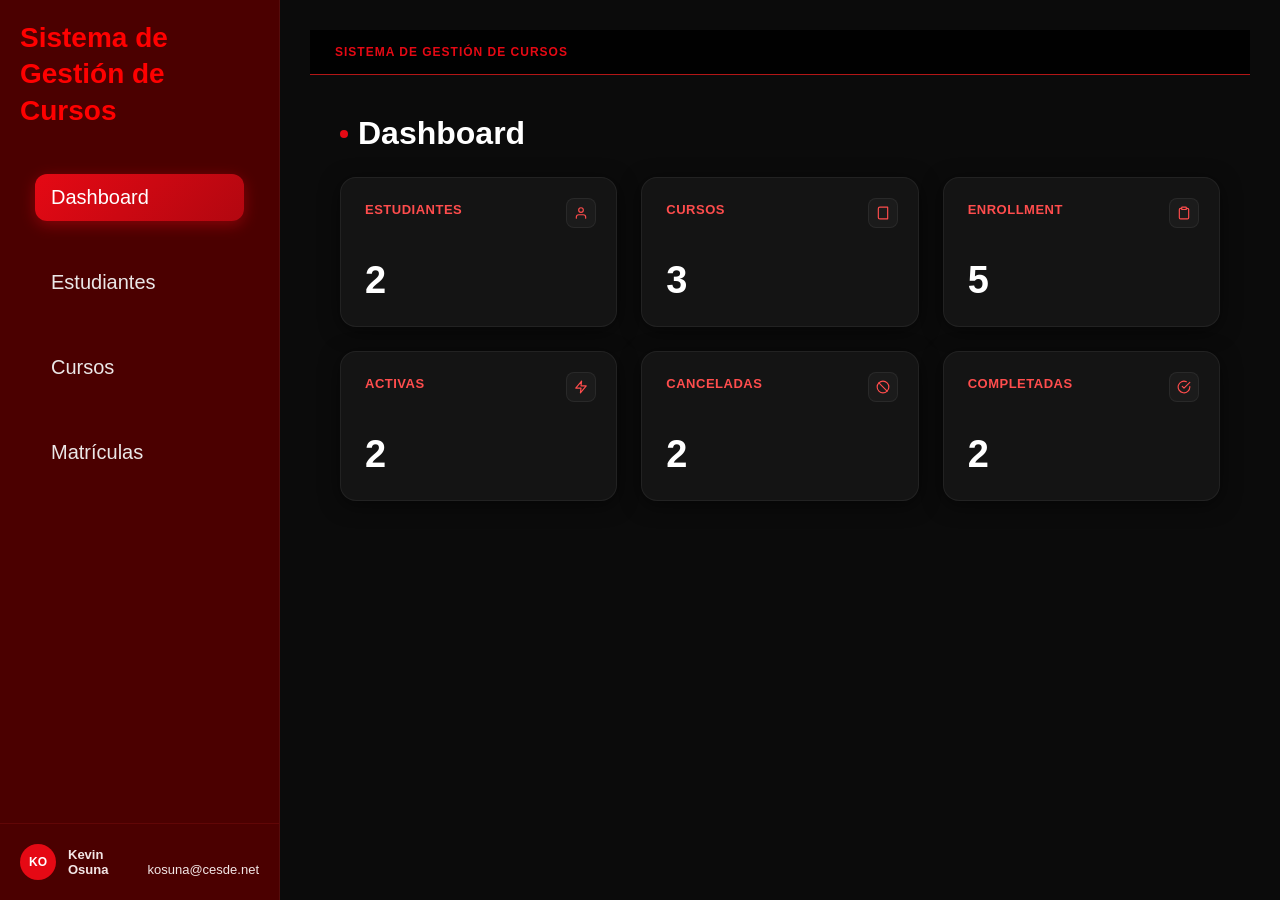
<file: index.html>
<!DOCTYPE html>
<html lang="es">
<head>
    <meta charset="UTF-8">
    <meta name="viewport" content="width=device-width, initial-scale=1.0">
    <link rel="stylesheet" href="css/style.css">
    <title>Document</title>
</head>
<body>

<!-- MENU LATERAL -->
<div class="sidebar">

    <h1>
        Sistema de<br>
        Gestión de Cursos
    </h1>

    <nav class="dashboard-nav">
                <ul class="dashboard-menu">
                    <li><a href="dashboard.html" class="activo">Dashboard</a></li>

                    <li><a href="estudiantes.html">Estudiantes</a></li>

                    <li><a href="curso.html">Cursos</a></li>

                    <li><a href="matriculas.html">Matrículas</a></li>
                </ul>
            </nav>

    <div class="usuario">
        <strong>Kevin Osuna</strong><br>
        kosuna@cesde.net
    </div>

</div>

<!-- CONTENIDO -->
<div class="main">

    <div class="header">
        <h4>Sistema de Gestión de Cursos</h4>
    </div>

    <div class="contenido">

        <div class="cabecera">
            <div>
                <h1>Dashboard</h1>
               
            </div>

        </div>


           <cards class="dashboard-cards">
        <card
        class="card Estudiantes">
        <h2>Estudiantes</h2>
        <div class="numeros">2</div>
      </card>


       <card class="card Cursos">
        <h2>Cursos</h2>
        <div class="numeros">3</div>
      </card>

       <card class="card Enrollment">
        <h2>Enrollment</h2>
        <div class="numeros">5</div>
      </card>

        <card class="card Activas">
        <h2>Activas</h2>
        <div class="numeros">2</div>
      </card>

       <card class="card Canceladas">
        <h2>Canceladas</h2>
        <div class="numeros">2</div>
      </card>

       <card class="card Completadas">
        <h2>Completadas</h2>
        <div class="numeros">2</div>
      </card>
      </cards>
        </div>

    </div>
</body>
</file>
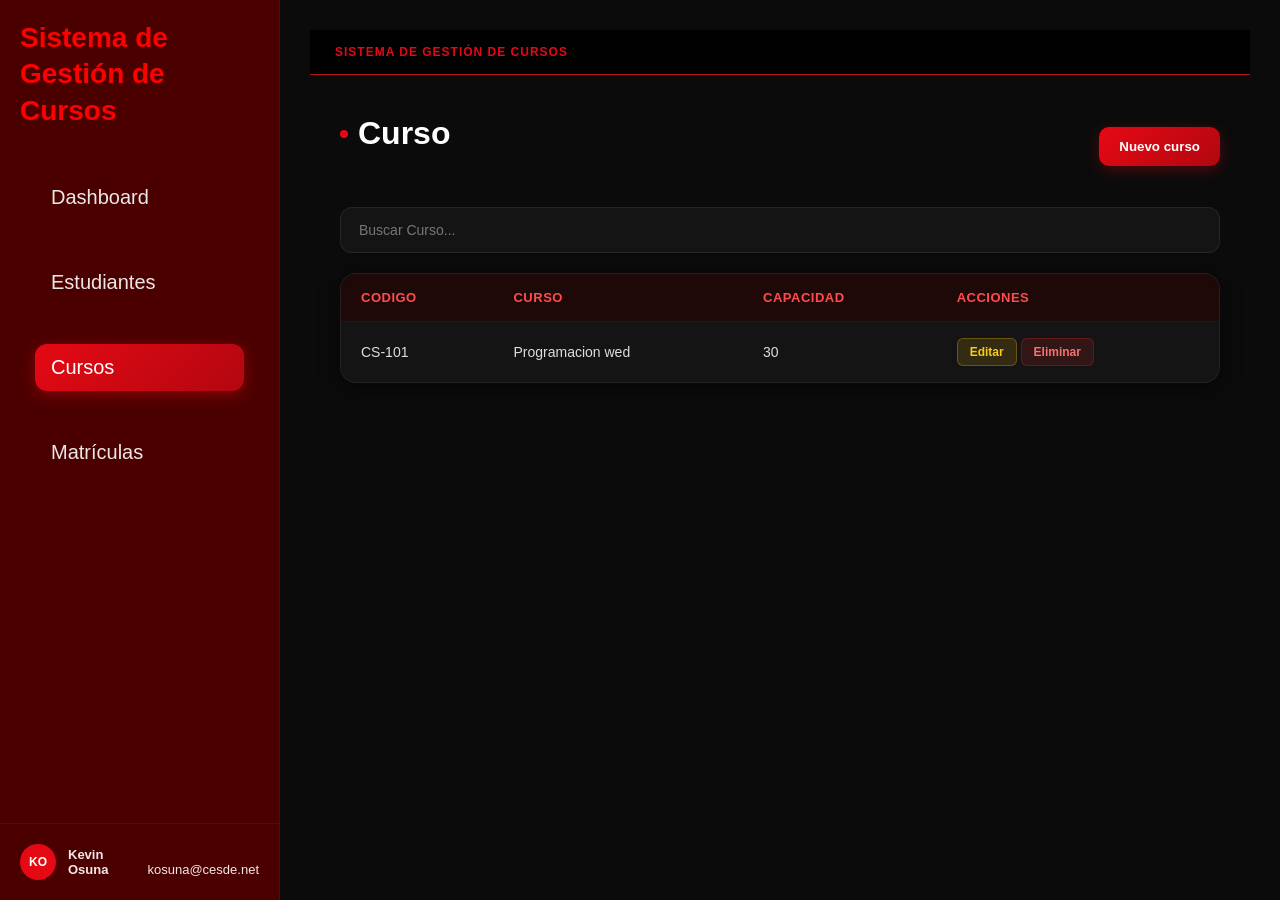
<file: curso.html>
<!DOCTYPE html>
<html lang="es">
<head>
<meta charset="UTF-8">
<meta name="viewport" content="width=device-width, initial-scale=1.0">
<link rel="stylesheet" href="css/style.css">
<title>Sistema de Gestión de Cursos</title>



<style>

</style>

</head>
<body>

<div class="sidebar">

    <h1>
        Sistema de<br>
        Gestión de Cursos
    </h1>

    <nav class="dashboard-nav">
                <ul class="dashboard-menu">
                    <li><a href="index.html" >Dashboard</a></li>

                    <li><a href="estudiantes.html">Estudiantes</a></li>

                    <li><a href="curso.html" class="activo">Cursos</a></li>

                    <li><a href="matriculas.html">Matrículas</a></li>
                </ul>
            </nav>

    <div class="usuario">
        <strong>Kevin Osuna</strong><br>
        kosuna@cesde.net
    </div>

</div>

<div class="main">

    <div class="header">
        <h4>Sistema de Gestión de Cursos</h4>
    </div>

    <div class="contenido">

        <div class="cabecera">
            <div>
                <h1>Curso</h1>
               
            </div>

            <button class="btn-nuevo">
                Nuevo curso
            </button>
        </div>

        <div class="buscador">
            <input type="text" placeholder="Buscar Curso...">
        </div>
<div class="tabla">
            <table>
                <thead>
                    <tr>
                        <th>Codigo</th>
                        <th>curso</th>
                        
                        <th>Capacidad</th>
                        <th>Acciones</th>
                    </tr>
                </thead>

                <tbody>
                    <tr>
                        <td>CS-101</td>
                        <td>Programacion wed</td>
                       
                        <td>30</td>
                        <td>
                            <button class="btn-editar">Editar</button>
                            <button class="btn-eliminar">Eliminar</button>
                        </td>
                    </tr>
                </tbody>

            </table>
        </div>
    
    </div>
  </div>
</div>
</body>
</file>
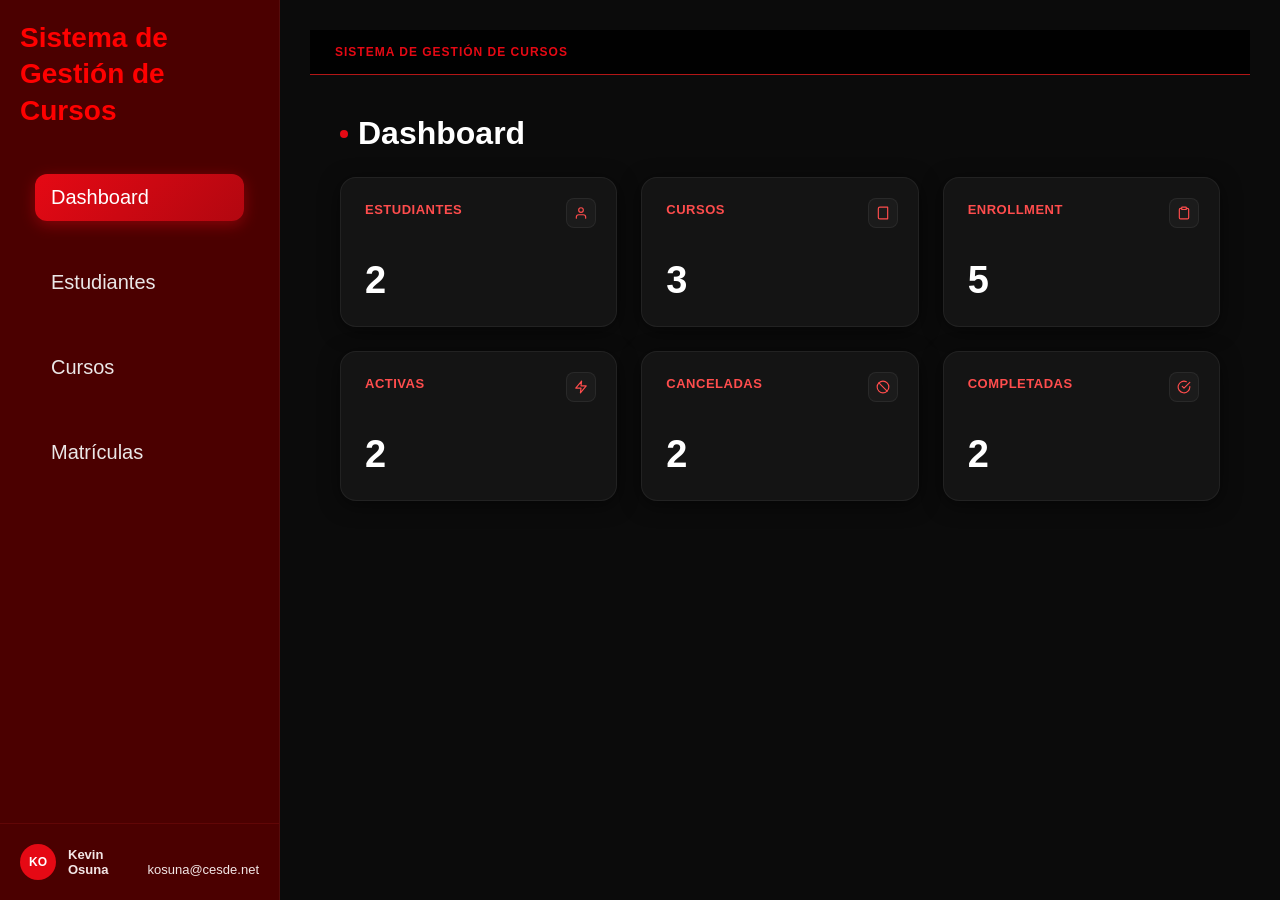
<file: dashboard.html>
<!DOCTYPE html>
<html lang="es">
<head>
    <meta charset="UTF-8">
    <meta name="viewport" content="width=device-width, initial-scale=1.0">
    <link rel="stylesheet" href="css/style.css">
    <title>Document</title>
</head>
<body>

<!-- MENU LATERAL -->
<div class="sidebar">

    <h1>
        Sistema de<br>
        Gestión de Cursos
    </h1>

    <nav class="dashboard-nav">
                <ul class="dashboard-menu">
                    <li><a href="dashboard.html" class="activo">Dashboard</a></li>

                    <li><a href="estudiantes.html">Estudiantes</a></li>

                    <li><a href="curso.html">Cursos</a></li>

                    <li><a href="Matriculas.html">Matrículas</a></li>
                </ul>
            </nav>

    <div class="usuario">
        <strong>Kevin Osuna</strong><br>
        kosuna@cesde.net
    </div>

</div>

<!-- CONTENIDO -->
<div class="main">

    <div class="header">
        <h4>Sistema de Gestión de Cursos</h4>
    </div>

    <div class="contenido">

        <div class="cabecera">
            <div>
                <h1>Dashboard</h1>
               
            </div>

        </div>


           <cards class="dashboard-cards">
        <card
        class="card Estudiantes">
        <h2>Estudiantes</h2>
        <div class="numeros">2</div>
      </card>


       <card class="card Cursos">
        <h2>Cursos</h2>
        <div class="numeros">3</div>
      </card>

       <card class="card Enrollment">
        <h2>Enrollment</h2>
        <div class="numeros">5</div>
      </card>

        <card class="card Activas">
        <h2>Activas</h2>
        <div class="numeros">2</div>
      </card>

       <card class="card Canceladas">
        <h2>Canceladas</h2>
        <div class="numeros">2</div>
      </card>

       <card class="card Completadas">
        <h2>Completadas</h2>
        <div class="numeros">2</div>
      </card>
      </cards>
        </div>

    </div>
</body>
</file>
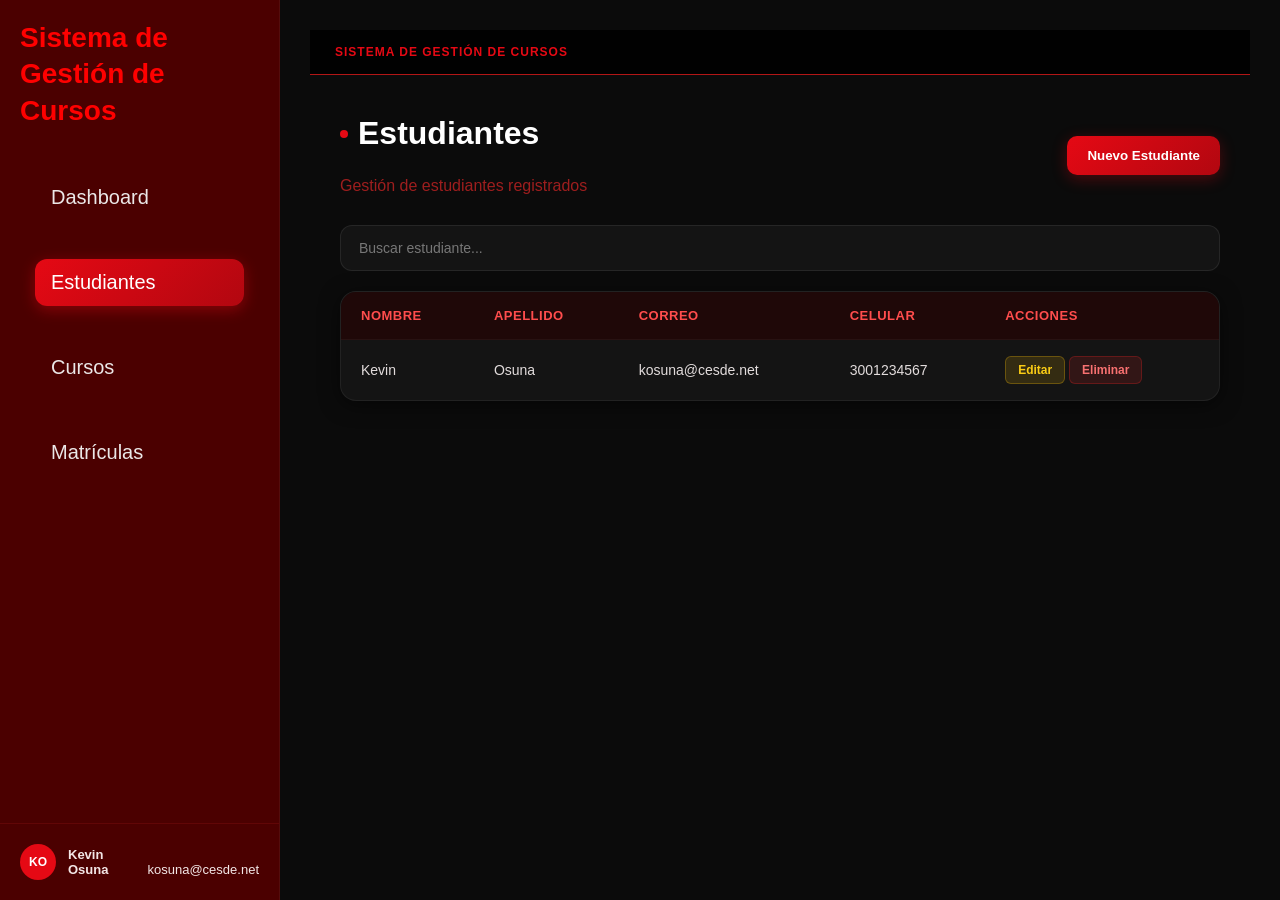
<file: Estudiantes.html>
<!DOCTYPE html>
<html lang="es">
<head>
<meta charset="UTF-8">
<meta name="viewport" content="width=device-width, initial-scale=1.0">
<link rel="stylesheet" href="css/style.css">
<title>Sistema de Gestión de Cursos - Estudiantes</title>
</head>
<body>

<!-- MENU LATERAL -->
<div class="sidebar">

    <h1>
        Sistema de<br>
        Gestión de Cursos
    </h1>

    <nav class="dashboard-nav">
        <ul class="dashboard-menu">
            <li><a href="index.html">Dashboard</a></li>

            <li><a href="estudiantes.html" class="activo">Estudiantes</a></li>

            <li><a href="curso.html">Cursos</a></li>
            
            <li><a href="matriculas.html">Matrículas</a></li>

        </ul>
    </nav>

    <div class="usuario">
        <strong>Kevin Osuna</strong><br>
        kosuna@cesde.net
    </div>

</div>

<!-- CONTENIDO -->
<div class="main">

    <div class="header">
        <h4>Sistema de Gestión de Cursos</h4>
    </div>

    <div class="contenido">

        <div class="cabecera">
            <div>
                <h1>Estudiantes</h1>
                <p>Gestión de estudiantes registrados</p>
            </div>

            <button class="btn-nuevo">
                Nuevo Estudiante
            </button>
        </div>

        <div class="buscador">
            <input type="text" placeholder="Buscar estudiante...">
        </div>

        <div class="tabla">
            <table>
                <thead>
                    <tr>
                        <th>Nombre</th>
                        <th>Apellido</th>
                        <th>Correo</th>
                        <th>Celular</th>
                        <th>Acciones</th>
                    </tr>
                </thead>

                <tbody>
                    <tr>
                        <td>Kevin</td>
                        <td>Osuna</td>
                        <td>kosuna@cesde.net</td>
                        <td>3001234567</td>
                        <td>
                            <button class="btn-editar">Editar</button>
                            <button class="btn-eliminar">Eliminar</button>
                        </td>
                    </tr>
                </tbody>
            </table>
        </div>

    </div>

</div>
</body>
</html>
</file>
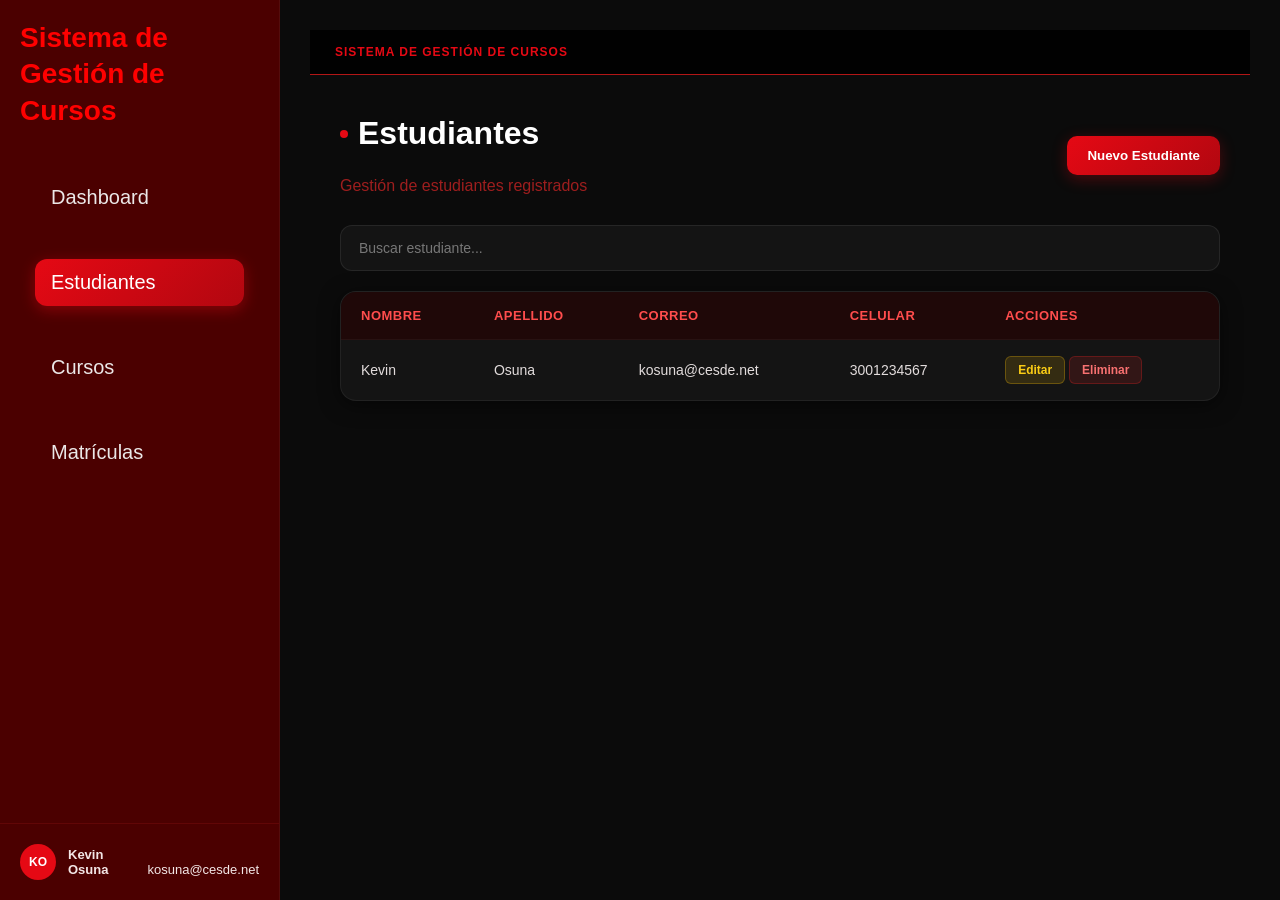
<file: estudiantes.html>
<!DOCTYPE html>
<html lang="es">
<head>
<meta charset="UTF-8">
<meta name="viewport" content="width=device-width, initial-scale=1.0">
<link rel="stylesheet" href="css/style.css">
<title>Sistema de Gestión de Cursos - Estudiantes</title>
</head>
<body>

<!-- MENU LATERAL -->
<div class="sidebar">

    <h1>
        Sistema de<br>
        Gestión de Cursos
    </h1>

    <nav class="dashboard-nav">
        <ul class="dashboard-menu">
            <li><a href="index.html">Dashboard</a></li>

            <li><a href="estudiantes.html" class="activo">Estudiantes</a></li>

            <li><a href="curso.html">Cursos</a></li>
            
            <li><a href="matriculas.html">Matrículas</a></li>

        </ul>
    </nav>

    <div class="usuario">
        <strong>Kevin Osuna</strong><br>
        kosuna@cesde.net
    </div>

</div>

<!-- CONTENIDO -->
<div class="main">

    <div class="header">
        <h4>Sistema de Gestión de Cursos</h4>
    </div>

    <div class="contenido">

        <div class="cabecera">
            <div>
                <h1>Estudiantes</h1>
                <p>Gestión de estudiantes registrados</p>
            </div>

            <button class="btn-nuevo">
                Nuevo Estudiante
            </button>
        </div>

        <div class="buscador">
            <input type="text" placeholder="Buscar estudiante...">
        </div>

        <div class="tabla">
            <table>
                <thead>
                    <tr>
                        <th>Nombre</th>
                        <th>Apellido</th>
                        <th>Correo</th>
                        <th>Celular</th>
                        <th>Acciones</th>
                    </tr>
                </thead>

                <tbody>
                    <tr>
                        <td>Kevin</td>
                        <td>Osuna</td>
                        <td>kosuna@cesde.net</td>
                        <td>3001234567</td>
                        <td>
                            <button class="btn-editar">Editar</button>
                            <button class="btn-eliminar">Eliminar</button>
                        </td>
                    </tr>
                </tbody>
            </table>
        </div>

    </div>

</div>
</body>
</html>
</file>
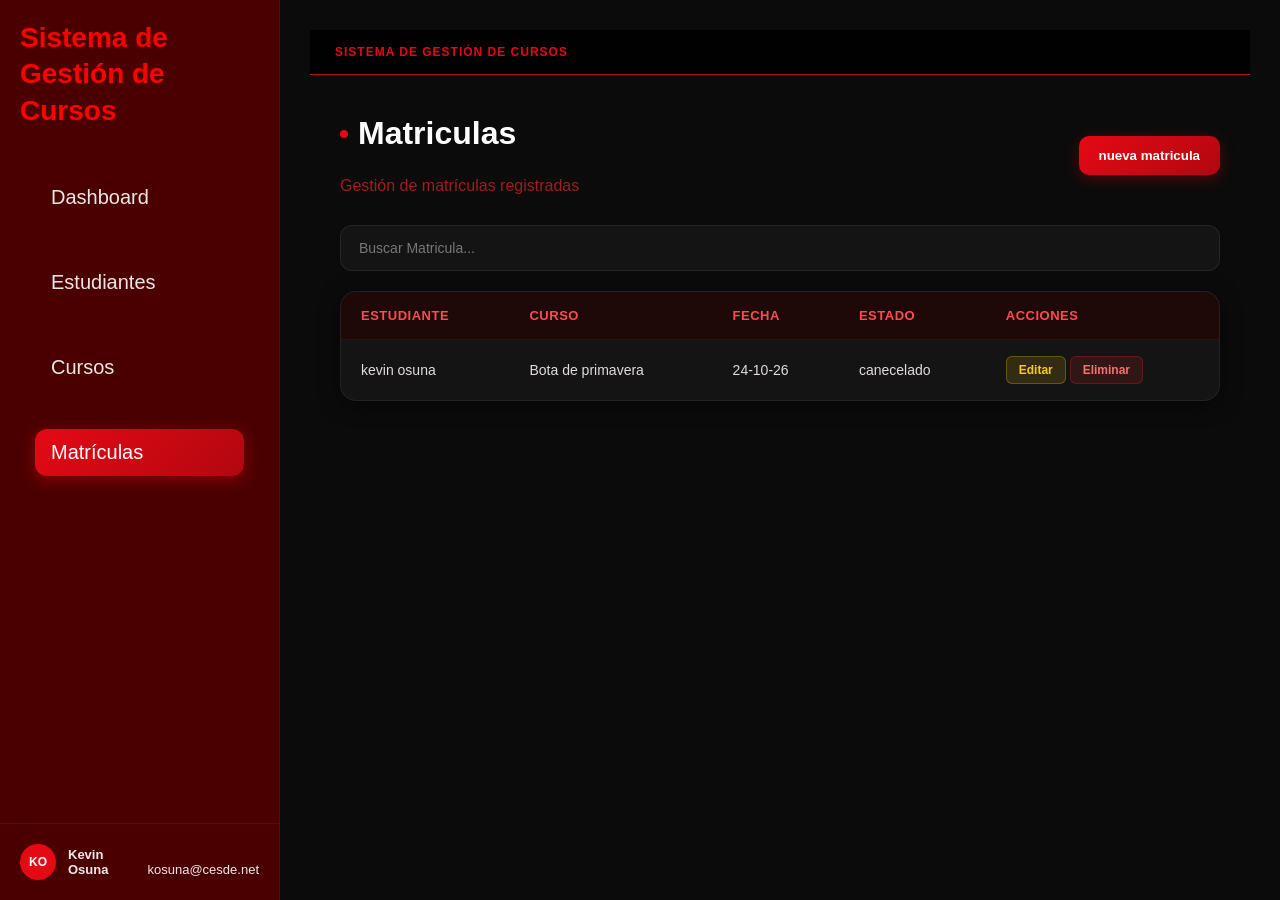
<file: matriculas.html>
<!DOCTYPE html>
<html lang="es">
<head>
<meta charset="UTF-8">
<meta name="viewport" content="width=device-width, initial-scale=1.0">
<link rel="stylesheet" href="css/style.css">
<title>Sistema de Gestión de Cursos</title>



<style>

</style>

</head>
<body>

<!-- MENU LATERAL -->
<div class="sidebar">

    <h1>
        Sistema de<br>
        Gestión de Cursos
    </h1>

    <nav class="dashboard-nav">
                <ul class="dashboard-menu">
                    <li><a href="index.html" >Dashboard</a></li>

                    <li><a href="estudiantes.html">Estudiantes</a></li>

                    <li><a href="curso.html">Cursos</a></li>

                    <li><a href="matriculas.html" class="activo">Matrículas</a></li>
                </ul>
            </nav>

    <div class="usuario">
        <strong>Kevin Osuna</strong><br>
        kosuna@cesde.net
    </div>

</div>

<!-- CONTENIDO -->
<div class="main">

    <div class="header">
        <h4>Sistema de Gestión de Cursos</h4>
    </div>

    <div class="contenido">

        <div class="cabecera">
            <div>
                <h1>Matriculas</h1>
                <p>Gestión de matrículas registradas</p>
                
            </div>

            <button class="btn-nuevo">
               nueva matricula
            </button>
        </div>

        <div class="buscador">
            <input type="text" placeholder="Buscar Matricula...">
        </div>

        <div class="tabla">
            <table>
                <thead>
                    <tr>
                        <th>estudiante</th>
                        <th>curso</th>
                        <th>fecha</th>
                        <th>estado</th>
                        <th>Acciones</th>
                    </tr>
                </thead>

                <tbody>
                    <tr>
                        <td>kevin osuna</td>
                        <td>Bota de primavera</td>
                        <td>24-10-26</td>
                        <td>canecelado</td>
                        <td>
                            <button class="btn-editar">Editar</button>
                            <button class="btn-eliminar">Eliminar</button>
                        </td>
                    </tr>
                </tbody>

            </table>
        </div>

    </div>

</div>
</body>
</file>
<file: css/style.css>
* {
    box-sizing: border-box;
    margin: 0;
    padding: 0;
}

body {
    display: flex;
    background-color: #0b0b0b;
    font-family: Arial, sans-serif;
    color: #e2dcdc;
    min-height: 100vh;
}

/* --- MENÚ LATERAL --- */
.sidebar {
    width: 20%;
    background-color: #0b0b0b;
    height: 100vh;
    display: flex;
    flex-direction: column;
    position: sticky;
    top: 0;
    border-right: 1px solid rgba(255, 255, 255, 0.05);
}

.sidebar h1 {
    color: #ff3333;
    font-size: 18px;
    padding: 25px 20px 15px 20px;
    line-height: 1.3;
}

.dashboard-nav {
    padding: 10px 15px;
}

.dashboard-nav ul {
    display: flex;
    flex-direction: column;
    gap: 8px;
    list-style: none;
}

.dashboard-nav a {
    text-decoration: none;
    color: #a0a0a0;
    display: block;
    padding: 12px 16px;
    border-radius: 12px;
    font-size: 15px;
    transition: all 0.2s ease;
}

/* Estilo para el enlace activo (como Dashboard en la foto) */
.dashboard-nav a.activo,
.dashboard-nav a:hover {
    background: linear-gradient(135deg, #e50914 0%, #b20710 100%);
    color: #ffffff;
    box-shadow: 0 4px 15px rgba(229, 9, 20, 0.4);
}

.usuario {
    color: rgb(243, 230, 230);
    margin-top: auto;
    padding: 20px;
    font-size: 13px;
    display: flex;
    align-items: center;
    gap: 12px;
    border-top: 1px solid rgba(255, 255, 255, 0.05);
}

/* Simulamos el avatar circular con las iniciales KO que aparece en la foto */
.usuario::before {
    content: "KO";
    background-color: #e50914;
    color: white;
    font-weight: bold;
    font-size: 12px;
    width: 36px;
    height: 36px;
    border-radius: 50%;
    display: flex;
    align-items: center;
    justify-content: center;
    flex-shrink: 0;
}

/* --- CONTENIDO PRINCIPAL --- */
.main {
    display: flex;
    flex-direction: column;
    min-height: 100vh;
    padding: 30px;
    flex: 1;
    background: #0b0b0b;
}

.header {
    margin-bottom: 10px;
}

.header h4 {
    color: #e50914;
    font-size: 12px;
    font-weight: 600;
    text-transform: uppercase;
    letter-spacing: 1px;
}

.contenido h1 {
    margin-bottom: 25px;
    color: #ffffff;
    font-size: 24px;
    display: flex;
    align-items: center;
    gap: 10px;
}

/* Punto rojo decorativo antes de la palabra Dashboard */
.contenido h1::before {
    content: "";
    width: 8px;
    height: 8px;
    background-color: #e50914;
    border-radius: 50%;
    display: inline-block;
}

/* --- GRID DE TARJETAS --- */
cards.dashboard-cards {
    display: grid;
    grid-template-columns: repeat(3, 1fr);
    gap: 24px;
    width: 100%;
}

/* --- TARJETAS (Diseño oscuro elegante con borde sutil) --- */
card.card {
    display: flex;
    flex-direction: column;
    justify-content: space-between;
    background-color: #141414; /* Fondo negro carbón como en la referencia */
    border: 1px solid rgba(255, 255, 255, 0.06); /* Borde sutil */
    padding: 24px;
    min-height: 150px;
    border-radius: 16px;
    position: relative;
    transition: all 0.3s ease;
    cursor: pointer;
    box-shadow: 0 4px 20px rgba(0, 0, 0, 0.5);
}

/* Efecto Hover: se eleva y resalta ligeramente el borde rojo */
card.card:hover {
    transform: translateY(-5px);
    border-color: rgba(229, 9, 20, 0.4);
    box-shadow: 0 10px 30px rgba(229, 9, 20, 0.2);
    background-color: #181414;
}

/* Títulos de las tarjetas en mayúsculas y color claro */
card.card h2 {
    color: #ff4d4d;
    font-size: 13px;
    font-weight: 700;
    text-transform: uppercase;
    letter-spacing: 0.5px;
    background: none !important;
    width: 100%;
    padding: 0;
}

/* Números grandes en blanco puro */
.numeros {
    color: #ffffff;
    font-size: 38px;
    font-weight: bold;
    margin-top: 10px;
    letter-spacing: -1px;
}

/* Simulamos el icono sutil en la esquina superior derecha de cada tarjeta */
card.card::after {
    content: "";
    position: absolute;
    top: 20px;
    right: 20px;
    width: 28px;
    height: 28px;
    background-color: rgba(255, 255, 255, 0.03);
    border: 1px solid rgba(255, 255, 255, 0.06);
    border-radius: 8px;
    display: flex;
    align-items: center;
    justify-content: center;
    background-image: url('data:image/svg+xml;utf8,<svg xmlns="http://www.w3.org/2000/svg" width="14" height="14" viewBox="0 0 24 24" fill="none" stroke="%23ff4d4d" stroke-width="2" stroke-linecap="round" stroke-linejoin="round"><path d="M20 21v-2a4 4 0 0 0-4-4H8a4 4 0 0 0-4 4v2"></path><circle cx="12" cy="7" r="4"></circle></svg>');
    background-repeat: no-repeat;
    background-position: center;
}

/* Iconos personalizados según el tipo de tarjeta si deseas mantener el detalle de la foto */
card.card.Cursos::after {
    background-image: url('data:image/svg+xml;utf8,<svg xmlns="http://www.w3.org/2000/svg" width="14" height="14" viewBox="0 0 24 24" fill="none" stroke="%23ff4d4d" stroke-width="2" stroke-linecap="round" stroke-linejoin="round"><path d="M4 19.5v-15A2.5 2.5 0 0 1 6.5 2H20v20H6.5a2.5 2.5 0 0 1-2.5-2.5Z"></path></svg>');
}

card.card.Enrollment::after {
    background-image: url('data:image/svg+xml;utf8,<svg xmlns="http://www.w3.org/2000/svg" width="14" height="14" viewBox="0 0 24 24" fill="none" stroke="%23ff4d4d" stroke-width="2" stroke-linecap="round" stroke-linejoin="round"><path d="M16 4h2a2 2 0 0 1 2 2v14a2 2 0 0 1-2 2H6a2 2 0 0 1-2-2V6a2 2 0 0 1 2-2h2"></path><rect x="8" y="2" width="8" height="4" rx="1" ry="1"></rect></svg>');
}

card.card.Activas::after {
    background-image: url('data:image/svg+xml;utf8,<svg xmlns="http://www.w3.org/2000/svg" width="14" height="14" viewBox="0 0 24 24" fill="none" stroke="%23ff4d4d" stroke-width="2" stroke-linecap="round" stroke-linejoin="round"><polygon points="13 2 3 14 12 14 11 22 21 10 12 10 13 2"></polygon></svg>');
}

card.card.Canceladas::after {
    background-image: url('data:image/svg+xml;utf8,<svg xmlns="http://www.w3.org/2000/svg" width="14" height="14" viewBox="0 0 24 24" fill="none" stroke="%23ff4d4d" stroke-width="2" stroke-linecap="round" stroke-linejoin="round"><circle cx="12" cy="12" r="10"></circle><line x1="4.93" y1="4.93" x2="19.07" y2="19.07"></line></svg>');
}

card.card.Completadas::after {
    background-image: url('data:image/svg+xml;utf8,<svg xmlns="http://www.w3.org/2000/svg" width="14" height="14" viewBox="0 0 24 24" fill="none" stroke="%23ff4d4d" stroke-width="2" stroke-linecap="round" stroke-linejoin="round"><path d="M22 11.08V12a10 10 0 1 1-5.93-9.14"></path><polyline points="22 4 12 14.01 9 11.01"></polyline></svg>');
}






.usuario{
    margin-top:auto;
    padding:20px;
    border-top:1px solid rgba(149, 21, 21, 0.3);
}

/* CONTENIDO */
.main{
    margin-left:280px;
    color: rgba(255, 0, 0, 0.679);
}

.header{
    background:rgba(1, 0, 0, 0.915);
    padding:15px 25px;
    border-bottom:1px solid #b31616;
}

.contenido{
    padding:30px;
    color:rgba(255, 0, 0, 0.679);
}

.cabecera{
    display:flex;
    justify-content:space-between;
    align-items:center;
    color: #9e1e1e;
}

.cabecera h1{
    font-family:Arial, sans-serif;
    font-size:32px;
    font-weight:bold;
}

.btn-nuevo {
    background: linear-gradient(135deg, #e50914 0%, #b20710 100%);
    color: white;
    border: none;
    padding: 12px 20px;
    border-radius: 10px;
    font-weight: 600;
    cursor: pointer;
    box-shadow: 0 4px 15px rgba(229, 9, 20, 0.3);
    transition: all 0.3s ease;
}

.btn-nuevo:hover {
    transform: translateY(-2px);
    background: linear-gradient(135deg, #ff1e2a 0%, #cc0a14 100%);
    box-shadow: 0 6px 20px rgba(229, 9, 20, 0.5);
}

.buscador{
    margin-top: 30px;
}

.buscador input{
    width: 100%;
    padding: 14px 18px;
    background-color: #141414;
    border: 1px solid rgba(255, 255, 255, 0.08);
    border-radius: 12px;
    color: #ffffff;
    font-size: 14px;
    outline: none;
    transition: all 0.3s ease;
}

.buscador input:focus {
    border-color: rgba(229, 9, 20, 0.5);
    box-shadow: 0 0 10px rgba(229, 9, 20, 0.2);
}

.buscador input::placeholder {
    color: #777777;
}

.tabla{
    margin-top: 20px;
    background: #141414;
    border: 1px solid rgba(255, 255, 255, 0.06);
    border-radius: 16px;
    overflow: hidden;
    box-shadow: 0 4px 20px rgba(0, 0, 0, 0.5);
}

table{
    width: 100%;
    border-collapse: collapse;
}

th, td{
    padding: 16px 20px;
    text-align: left;
}

thead{
    background-color: #1f0808;
    color: #ff4d4d;
    font-size: 13px;
    text-transform: uppercase;
    letter-spacing: 0.5px;
    border-bottom: 1px solid rgba(255, 255, 255, 0.06);
}

tbody tr {
    border-top: 1px solid rgba(255, 255, 255, 0.04);
    transition: background-color 0.2s ease;
}

tbody tr:hover {
    background-color: rgba(255, 255, 255, 0.02);
}

td {
    color: #e2dcdc;
    font-size: 14px;
}

.btn-editar, .btn-edit{
    background-color: rgba(234, 179, 8, 0.15);
    color: #facc15;
    font-size: 12px;
    font-weight: 600;
    padding: 6px 12px;
    border: 1px solid rgba(234, 179, 8, 0.3);
    border-radius: 6px;
    cursor: pointer;
    transition: all 0.2s ease;
}

.btn-editar:hover, .btn-edit:hover{
    background-color: #eab308;
    color: #0f172a;
}

.btn-eliminar, .btn-delete{
    background-color: rgba(220, 38, 38, 0.15);
    color: #f87171;
    font-size: 12px;
    font-weight: 600;
    padding: 6px 12px;
    border: 1px solid rgba(220, 38, 38, 0.3);
    border-radius: 6px;
    cursor: pointer;
    transition: all 0.2s ease;
}

.btn-eliminar:hover, .btn-delete:hover{
    background-color: #dc2626;
    color: #ffffff;
}










/* ==========================================
   TABLA DE DATOS
   ========================================== */
.table-container {
    margin-top: 20px;
    border-radius: 12px;
  overflow: hidden;
  border : 1px solid #450a0a;
  box-shadow: 0 4px 6px -1px rgba(0, 0, 0, 0.3);
}

.table-header {
  background-color: #4a0d05;
  padding: 14px 24px;
  display: grid;
  grid-template-columns: 1fr 2fr 1fr 140px; /* Ajusta según el número de columnas */
  gap: 16px;
  font-size: 14px;
  font-weight: bold;
  color: #dc2626;

}

.table-row {
  background-color: #ffffff;
  padding: 12px 24px;
  display: grid;
  grid-template-columns: 1fr 2fr 1fr 140px; /* Debe coincidir con table-header */
  gap: 16px;
  font-size: 14px;
  color: #dc2626;
  align-items: center;
  border-top: 1px solid #f1f5f9;
}

/* ==========================================
   BOTONES Y ACCIONES
   ========================================== */
.btn-primary {
  background-color: #1a73e8;
  color: #ffffff;
  font-weight: 500;
  font-size: 14px;
  padding: 10px 16px;
  border: none;
  border-radius: 8px;
  cursor: pointer;
  transition: background-color 0.2s ease;
}

.btn-primary:hover {
  background-color: #1557b0;
}

.actions-group {
  display: flex;
  gap: 8px;
}

.btn-edit {
  background-color: #eab308;
  color: #0f172a;
  font-size: 12px;
  font-weight: 600;
  padding: 6px 12px;
  border: none;
  border-radius: 6px;
  cursor: pointer;
}

.btn-edit:hover {
  background-color: #ca8a04;
}

.btn-delete {
  background-color: #dc2626;
  color: #ffffff;
  font-size: 12px;
  font-weight: 600;
  padding: 6px 12px;
  border: none;
  border-radius: 6px;
  cursor: pointer;
}

.btn-delete:hover {
  background-color: #b91c1c;
}












/* --- ADAPTACIÓN MÓVIL (BARRA INFERIOR TIPO APP) --- */
@media screen and (max-width: 768px) {
    body {
        flex-direction: column;
        padding-bottom: 70px; 
    }

    .sidebar h1, 
    .usuario {
        display: none;
    }

    .sidebar {
        position: fixed;
        bottom: 0;
        left: 0;
        width: 100% !important;
        height: 65px !important;
        background-color: #4b0000;
        border-top: 1px solid rgba(255, 255, 255, 0.1);
        border-right: none;
        z-index: 1000;
        display: flex;
        flex-direction: row;
        justify-content: space-around;
        align-items: center;
        padding: 0 10px;
    }

    .dashboard-nav,
    .sidebar ul {
        padding: 0;
        width: 100%;
        margin: 0;
    }

    .sidebar ul,
    .dashboard-nav ul {
        flex-direction: row;
        justify-content: space-around;
        align-items: center;
        width: 100%;
    }

    .sidebar ul li,
    .dashboard-nav li {
        padding: 0;
    }

    .sidebar ul li:hover {
        background: none;
    }

    .sidebar ul li a,
    .dashboard-nav a {
        padding: 8px 12px;
        font-size: 11px;
        text-align: center;
        border-radius: 8px;
        color: #bbb;
        display: flex;
        flex-direction: column;
        align-items: center;
        gap: 4px;
    }

    .sidebar ul li a.activo,
    .sidebar ul li a:hover,
    .dashboard-nav a.activo,
    .dashboard-nav a:hover {
        background: none;
        color: #ffffff;
    }

    .main {
        margin-left: 0 !important;
        padding: 20px 15px;
        min-height: auto;
    }

    cards.dashboard-cards {
        grid-template-columns: 1fr;
        gap: 15px;
    }
}

body{
    font-family:Arial, sans-serif;
    background:#07090c;
}

/* SIDEBAR */
.sidebar{
    position:fixed;
    left:0;
    top:0;
    width:280px;
    height:100vh;
    background:#4b0000;
    color:rgb(209, 210, 209);
    display:flex;
    flex-direction:column;
}

.sidebar h1{
    color:red;
    font-size:28px;
    padding:20px;
    font-weight:bold;
}

.sidebar ul{
    list-style:none;
    padding:0;
}

.sidebar ul li{
    padding:15px 20px;
}

.sidebar ul li:hover{
    background:#660000;
}

.sidebar ul li a{
    text-decoration:none;
    color:rgb(235, 231, 231);
    font-size:20px;
}
</file>
